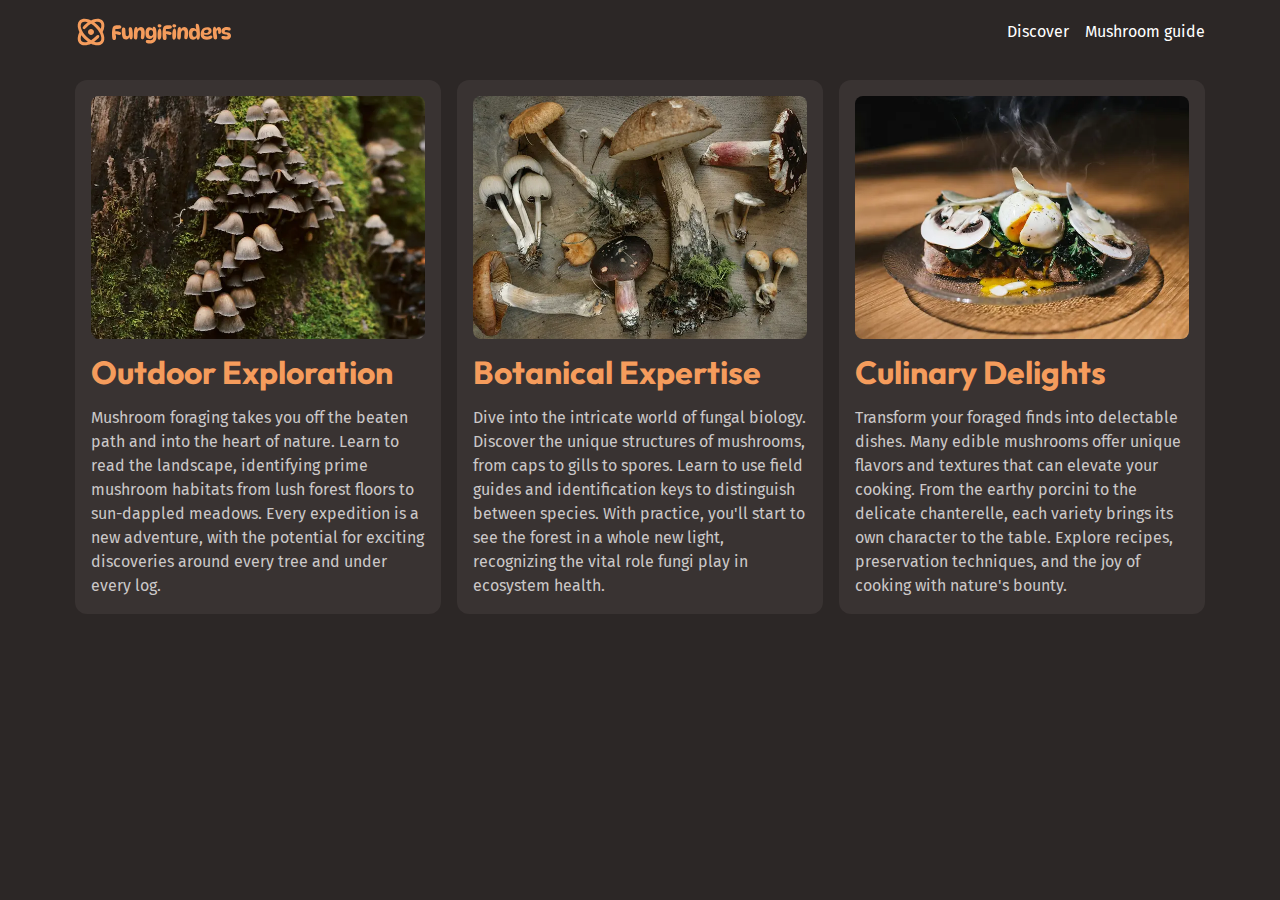
<file: index.html>
<!DOCTYPE html>
<html lang="en">

<head>
    <meta charset="UTF-8">
    <meta name="viewport" content="width=device-width, initial-scale=1.0">
    <title>fullWebProCSS</title>

    <link rel="stylesheet" href="/style.css">

    <link rel="preconnect" href="https://fonts.googleapis.com" />
    <link rel="preconnect" href="https://fonts.gstatic.com" crossorigin />
    <link
        href="https://fonts.googleapis.com/css2?family=Fira+Sans:wght@400;700&family=Outfit:wght@100..900&display=swap"
        rel="stylesheet" />
    <script src="/main.js" defer></script>
</head>

<body>

    <header class="site-header">
        <div class="wrapper">
            <div class="site-header__inner">
                <img src="/assets/fungi-finders.svg" alt="Fungi Finders">

                <button aria-controls="primary-nav" aria-expanded="false">
                    <span class="visually-hidden">Menu</span>
                    <img src="/assets/hamburger.svg" alt="">
                </button>
                
                <nav id="primary-nav" class="primary-navigation">
                    <ul role="list">
                        <li><a href="/">Discover</a></li>
                        <li><a href="/mushroom-guide.html">Mushroom guide</a></li>
                    </ul>
                </nav>
            </div>
            
        </div>
    </header>

    <main>
        <section class="section">
            <div class="wrapper">

                <!-- three-columns -->
                <div class="equal-columns">
                    <div class="card grid-flow">
                        <img src="/assets/outdoor-exploration.webp"
                            alt="Tighly grouped brown mushrooms growing up the side of a mossy tree trunk">
                        <h3 class="card__title">Outdoor Exploration</h3>
                        <p>Mushroom foraging takes you off the beaten path and into the heart of nature. Learn to read the
                            landscape, identifying
                            prime mushroom habitats from lush forest floors to sun-dappled meadows. Every expedition is a
                            new adventure, with the
                            potential for exciting discoveries around every tree and under every log.</p>
                    </div>
            
                    <div class="card grid-flow">
                        <img src="/assets/botanical-expertise.webp" alt="Various harvested wild mushrooms on a table">
                        <h3 class="card__title">Botanical Expertise</h3>
                        <p>Dive into the intricate world of fungal biology. Discover the unique structures of mushrooms,
                            from caps to gills to
                            spores. Learn to use field guides and identification keys to distinguish between species. With
                            practice, you'll start to
                            see the forest in a whole new light, recognizing the vital role fungi play in ecosystem health.
                        </p>
                    </div>
            
                    <div class="card grid-flow">
                        <img src="/assets/culinary-delight.webp"
                            alt="A freshly cooked plate of food, still steaming, with several mushroom slices on it">
                        <h3 class="card__title">Culinary Delights</h3>
                        <p>Transform your foraged finds into delectable dishes. Many edible mushrooms offer unique flavors
                            and textures that can elevate your cooking. From the earthy porcini to the delicate chanterelle,
                            each variety brings
                            its own character to the table. Explore recipes, preservation techniques, and the joy of cooking
                            with nature's bounty.
                        </p>
                    </div>
                </div>

            </div>
        </section>
    </main>


</body>

</html>
</file>
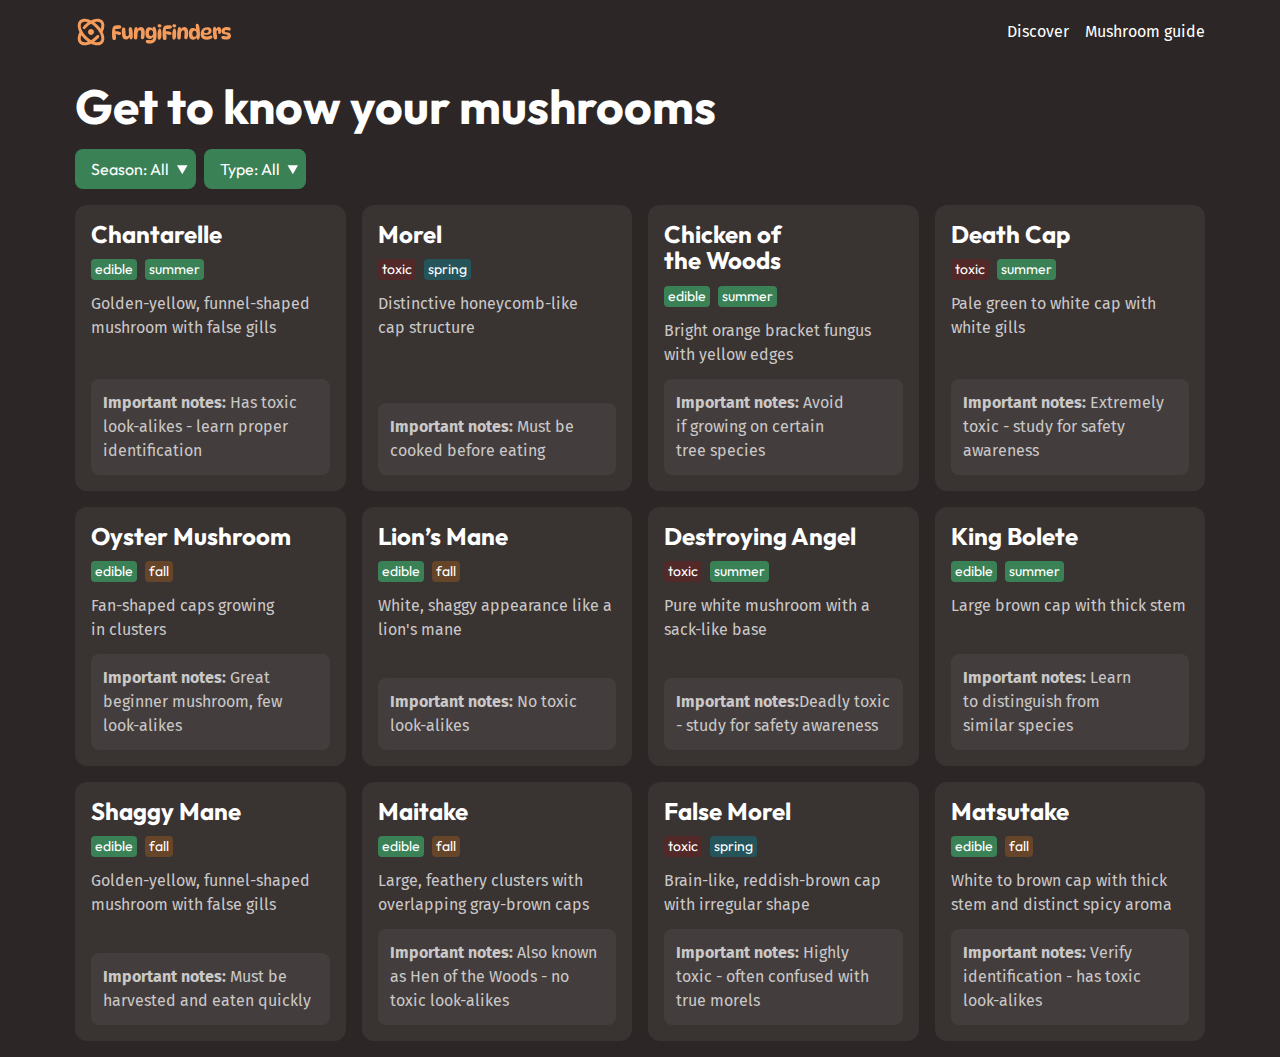
<file: mushroom-guide.html>
<!DOCTYPE html>
<html lang="en">

<head>
    <meta charset="UTF-8">
    <meta name="viewport" content="width=device-width, initial-scale=1.0">
    <title>fullWebProCSS</title>

    <link rel="stylesheet" href="/style.css">

    <link rel="preconnect" href="https://fonts.googleapis.com" />
    <link rel="preconnect" href="https://fonts.gstatic.com" crossorigin />
    <link
        href="https://fonts.googleapis.com/css2?family=Fira+Sans:wght@400;700&family=Outfit:wght@100..900&display=swap"
        rel="stylesheet" />
    <script src="/main.js" defer></script>
    <script src="/mushroom-filter.js" defer></script>
</head>

<body>

    <header class="site-header">
        <div class="wrapper">
            <div class="site-header__inner">
                <img src="/assets/fungi-finders.svg" alt="Fungi Finders">

                <button aria-controls="primary-nav" aria-expanded="false">
                    <span class="visually-hidden">Menu</span>
                    <img src="/assets/hamburger.svg" alt="">
                </button>
                
                <nav id="primary-nav" class="primary-navigation">
                    <ul role="list">
                        <li><a href="/">Discover</a></li>
                        <li><a href="/mushroom-guide.html">Mushroom guide</a></li>
                    </ul>
                </nav>
            </div>
            
        </div>
    </header>

    <main>
        <!-- section "Get to know your mushrooms" -->
        <section class="section mushroom-guide">
            <div class="wrapper">
                <div class="flow">
                    <h2 class="section-title">Get to know your mushrooms</h2>
                    <!-- selects -->
                    <div class="flex-group">
                        <select id="season" name="season">
                            <option value="all">Season: All</option>
                            <option value="spring">Spring</option>
                            <option value="summer">Summer</option>
                            <option value="fall">Fall</option>
                        </select>
                        <select id="edible" name="edible">
                            <option value="all">Type: All</option>
                            <option value="edible">Edible</option>
                            <option value="toxic">Toxic</option>
                        </select>
                    </div>
                    <!-- grid of cards -->
                    <div class="grid-auto-fit">
                        
                        <div class="card">
                            <h3 class="card__title">Chantarelle</h3>
                            <ul class="tag-list" role="list" aria-label="Mushroom characteristics">
                                <li data-edible="edible">
                                    <span class="visually-hidden">
                                        This mushroom is
                                    </span>
                                    edible
                                </li>
                                <li data-season="summer">
                                    <span class="visually-hidden">
                                        Best season to find this mushroom is
                                    </span>
                                    summer
                                </li>
                            </ul>
                            <p>Golden-yellow, funnel-shaped mushroom with false gills</p>
                            <div class="card__note">
                                <strong>Important notes: </strong>
                                Has toxic look-alikes - learn proper identification
                            </div>
                        </div>

                        <div class="card">
                            <h3 class="card__title">Morel</h3>
                            <ul class="tag-list" role="list" aria-label="Mushroom characteristics">
                                <li data-edible="toxic">
                                    <span class="visually-hidden">
                                        This mushroom is
                                    </span>
                                    toxic
                                </li>
                                <li data-season="spring">
                                    <span class="visually-hidden">
                                        Best season to find this mushroom is
                                    </span>
                                    spring
                                </li>
                            </ul>
                            <p>
                                Distinctive honeycomb-like cap structure
                            </p>
                            <div class="card__note">
                                <strong>Important notes: </strong>
                                Must be cooked before eating
                            </div>
                        </div>

                        <div class="card">
                            <h3 class="card__title">Chicken of the Woods</h3>
                            <ul class="tag-list" role="list" aria-label="Mushroom characteristics">
                                <li data-edible="edible">
                                    <span class="visually-hidden">This mushroom is</span>
                                    edible
                                </li>
                                <li data-season="summer">
                                    <span class="visually-hidden">You can harvest this mushroom in the</span>
                                    summer
                                </li>
                            </ul>
                        
                            <p>Bright orange bracket fungus with yellow edges</p>
                            <p class="card__note">
                                <strong>Important notes:</strong> Avoid if growing on certain
                                tree species
                            </p>
                        </div>
                        
                        <div class="card">
                            <h3 class="card__title">Death Cap</h3>
                            <ul class="tag-list" role="list" aria-label="Mushroom characteristics">
                                <li data-edible="toxic">
                                    <span class="visually-hidden">This mushroom is</span>
                                    toxic
                                </li>
                                <li data-season="summer">
                                    <span class="visually-hidden">You can harvest this mushroom in the</span>
                                    summer
                                </li>
                            </ul>
                        
                            <p>Pale green to white cap with white gills</p>
                            <p class="card__note">
                                <strong>Important notes:</strong> Extremely toxic - study for
                                safety awareness
                            </p>
                        </div>

                        <div class="card">
                            <h3 class="card__title">Oyster Mushroom</h3>
                            <ul class="tag-list" role="list" aria-label="Mushroom characteristics">
                                <li data-edible="edible">
                                    <span class="visually-hidden">This mushroom is</span>
                                    edible
                                </li>
                                <li data-season="fall">
                                    <span class="visually-hidden">You can harvest this mushroom in the</span>
                                    fall
                                </li>
                            </ul>
                        
                            <p>Fan-shaped caps growing in clusters</p>
                            <p class="card__note">
                                <strong>Important notes:</strong> Great beginner mushroom, few
                                look-alikes
                            </p>
                        </div>

                        <div class="card">
                            <h3 class="card__title">Lion’s Mane</h3>
                            <ul class="tag-list" role="list" aria-label="Mushroom characteristics">
                                <li data-edible="edible">
                                    <span class="visually-hidden">This mushroom is</span>
                                    edible
                                </li>
                                <li data-season="fall">
                                    <span class="visually-hidden">You can harvest this mushroom in the</span>
                                    fall
                                </li>
                            </ul>
                        
                            <p>White, shaggy appearance like a lion's mane</p>
                            <p class="card__note">
                                <strong>Important notes:</strong> No toxic look-alikes
                            </p>
                        </div>

                        <div class="card">
                            <h3 class="card__title">Destroying Angel</h3>
                            <ul class="tag-list" role="list" aria-label="Mushroom characteristics">
                                <li data-edible="toxic">
                                    <span class="visually-hidden">This mushroom is</span>
                                    toxic
                                </li>
                                <li data-season="summer">
                                    <span class="visually-hidden">You can harvest this mushroom in the</span>
                                    summer
                                </li>
                            </ul>
                        
                            <p>Pure white mushroom with a sack-like base</p>
                            <p class="card__note">
                                <strong>Important notes:</strong>Deadly toxic - study for safety
                                awareness
                            </p>
                        </div>

                        <div class="card">
                            <h3 class="card__title">King Bolete</h3>
                            <ul class="tag-list" role="list" aria-label="Mushroom characteristics">
                                <li data-edible="edible">
                                    <span class="visually-hidden">This mushroom is</span>
                                    edible
                                </li>
                                <li data-season="summer">
                                    <span class="visually-hidden">You can harvest this mushroom in the</span>
                                    summer
                                </li>
                            </ul>
                        
                            <p>Large brown cap with thick stem</p>
                            <p class="card__note">
                                <strong>Important notes:</strong> Learn to distinguish from
                                similar species
                            </p>
                        </div>

                        <div class="card">
                            <h3 class="card__title">Shaggy Mane</h3>
                            <ul class="tag-list" role="list" aria-label="Mushroom characteristics">
                                <li data-edible="edible">
                                    <span class="visually-hidden">This mushroom is</span>
                                    edible
                                </li>
                                <li data-season="fall">
                                    <span class="visually-hidden">You can harvest this mushroom in the</span>
                                    fall
                                </li>
                            </ul>
                        
                            <p>Golden-yellow, funnel-shaped mushroom with false gills</p>
                            <p class="card__note">
                                <strong>Important notes:</strong> Must be harvested and eaten
                                quickly
                            </p>
                        </div>

                        <div class="card">
                            <h3 class="card__title">Maitake</h3>
                            <ul class="tag-list" role="list" aria-label="Mushroom characteristics">
                                <li data-edible="edible">
                                    <span class="visually-hidden">This mushroom is</span>
                                    edible
                                </li>
                                <li data-season="fall">
                                    <span class="visually-hidden">You can harvest this mushroom in the</span>
                                    fall
                                </li>
                            </ul>
                        
                            <p>Large, feathery clusters with overlapping gray-brown caps</p>
                            <p class="card__note">
                                <strong>Important notes:</strong> Also known as Hen of the Woods
                                - no toxic look-alikes
                            </p>
                        </div>

                        <div class="card">
                            <h3 class="card__title">False Morel</h3>
                            <ul class="tag-list" role="list" aria-label="Mushroom characteristics">
                                <li data-edible="toxic">
                                    <span class="visually-hidden">This mushroom is</span>
                                    toxic
                                </li>
                                <li data-season="spring">
                                    <span class="visually-hidden">You can harvest this mushroom in the</span>
                                    spring
                                </li>
                            </ul>
                        
                            <p>Brain-like, reddish-brown cap with irregular shape</p>
                            <p class="card__note">
                                <strong>Important notes:</strong> Highly toxic - often confused
                                with true morels
                            </p>
                        </div>

                        <div class="card">
                            <h3 class="card__title">Matsutake</h3>
                            <ul class="tag-list" role="list" aria-label="Mushroom characteristics">
                                <li data-edible="edible">
                                    <span class="visually-hidden">This mushroom is</span>
                                    edible
                                </li>
                                <li data-season="fall">
                                    <span class="visually-hidden">You can harvest this mushroom in the</span>
                                    fall
                                </li>
                            </ul>
                        
                            <p>White to brown cap with thick stem and distinct spicy aroma</p>
                            <p class="card__note">
                                <strong>Important notes:</strong> Verify identification - has
                                toxic look-alikes
                            </p>
                        </div>

                        
                        <div class="no-matches" hidden>No matches for these filters</div>

                    </div>
                </div>
            </div>
        </section>
    </main>


</body>

</html>
</file>
<file: style.css>
@layer reset {
    *, *::before, *::after {
        box-sizing: border-box;
    }

    /* Prevent font size inflation */
    html {
        -moz-text-size-adjust: none;
        -webkit-text-size-adjust: none;
        text-size-adjust: none;
    }

    /* Remove default margin */
    body, h1, h2, h3, h4, p, figure, blockquote, dl, dd {
        /* margin-block-end: 0; */ /* Andy Bell */
        margin: 0; /* Kevin Powell */
    }

    /* Remove list styles on ul, ol elements
         Safari removes list semantics of lists that don’t look like lists (list-style: none). 
         Scott O’Hara provided a fix in “Fixing” Lists, where he suggests setting role="list" explicitly on the list to re-add list semantics
    */

    /* Andy Bell: Remove list styles on ul, ol elements with a list role, which suggests default styling will be removed */
    /* 
    ul[role='list'],
    ol[role='list'] {
        list-style: none;
    } 
    */

    /* Kevin Powell. https://www.scottohara.me/blog/2019/01/12/lists-and-safari.html */
    [role="list"] {
        list-style: none;
        margin: 0;
        padding: 0;
    }

    /* Set core body defaults */
    body {
        /* min-height: 100vh;*/ /* Andy Bell */
        min-block-size: 100vh; /* Kevin Powell */
        line-height: 1.5; /* both  */
    }

    /* Andy Bell: Set shorter line heights on headings and interactive elements */
    /* 
    h1, h2, h3, h4, button, input, label {
        line-height: 1.1;
    } 
    */

    /* Kevin Powell */
    h1, h2, h3, button, input, label {
        line-height: 1.1;
    } 

    /* Balance text wrapping on headings */
    h1, h2, h3, h4 {
        text-wrap: balance;
    }
    
    /* Kevin Powell */
    p, li {
        text-wrap: pretty;
    }

    /* Andy Bell: A elements that don't have a class get default styles */
    /* 
    a:not([class]) {
        text-decoration-skip-ink: auto;
        color: currentColor;
        }
     */


    /* Andy Bell: Make images easier to work with */
    /* 
    img, picture {
        max-width: 100%;
        display: block;
    } 
    */

    /* Kevin Powell */
    img, picture {
        max-inline-size: 100%;
        display: block;
    }

    /* Andy Bell: Inherit fonts for inputs and buttons */
    /* 
    input, button, textarea, select {
        font-family: inherit;
        font-size: inherit;
    } 
    */

    /* Kevin Powell */
    input, button, textarea, select {
        font: inherit;
    }

    /* Andy Bell: Make sure textareas without a rows attribute are not tiny */
    /* 
    textarea:not([rows]) {
        min-height: 10em;
    } 
    */

    /* Andy Bell: Anything that has been anchored to should have extra scroll margin */
    /* For example, if a user clicks a "Skip to main content" link, the browser will scroll to the #main element. 
        The scroll-margin-block ensures that the #main element does not appear too close to the top of the viewport */
    /* 
    :target {
        scroll-margin-block: 5ex;
    }
    */

}

@layer base {
    /* custom properties */
    :root {
        --clr-white: hsl(0, 0%, 100%);
        --clr-gray-100: hsl(0, 2%, 79%);
        --clr-brand-400: hsl(25, 88%, 75%);
        --clr-brand-500: hsl(25, 88%, 66%);
        --clr-green-400: hsl(143, 19%, 49%);
        --clr-green-500: hsl(143, 38%, 37%);
        --clr-green-600: hsl(145, 29%, 19%);
        --clr-brown-500: hsl(10, 5%, 25%);
        --clr-brown-600: hsl(9, 7%, 21%);
        --clr-brown-700: hsl(9, 8%, 16%);
        --clr-brown-800: hsl(0, 6%, 15%);
        --clr-brown-900: hsl(0, 6%, 13%);

        --clr-orange-500: hsl(28, 43%, 28%);
        --clr-red-500: hsl(359, 34%, 24%);
        --clr-teal-500: hsl(186, 42%, 25%);

        --ff-heading: "Outfit", sans-serif;
        --ff-body: "Fira Sans", sans-serif;

        --fs-300: 0.875rem;
        --fs-400: 1rem;
        --fs-500: 1.125rem;
        --fs-600: 1.25rem;
        --fs-700: 1.5rem;
        --fs-800: 2rem;
        --fs-900: 3.75rem;
        --fs-1000: 3.75rem;

        @media (width > 760px) {
            --fs-300: 0.875rem;
            --fs-400: 1rem;
            --fs-500: 1.25rem;
            --fs-600: 1.5rem;
            --fs-700: 2rem;
            --fs-800: 3rem;
            --fs-900: 5rem;
            --fs-1000: 7.5rem;
        }
    }

    /* semantic "layer" of custom properties as well, which describe what they are being used for instead. */
    /* in another selector for syntax highlighting reasons only */
    :root {
        --text-main: var(--clr-gray-100);
        --text-high-contrast: var(--clr-white);
        --text-brand: var(--clr-brand-500);
        --text-brand-light: var(--clr-brand-400);

        --background-accent-light: var(--clr-green-400);
        --background-accent-main: var(--clr-green-500);
        --background-accent-dark: var(--clr-green-600);

        --background-extra-light: var(--clr-brown-500);
        --background-light: var(--clr-brown-600);
        --background-main: var(--clr-brown-700);
        --background-dark: var(--clr-brown-800);
        --background-extra-dark: var(--clr-brown-900);

        --font-size-heading-sm: var(--fs-700);
        --font-size-heading-regular: var(--fs-800);
        --font-size-heading-lg: var(--fs-900);
        --font-size-heading-xl: var(--fs-1000);

        --font-size-sm: var(--fs-300);
        --font-size-regular: var(--fs-400);
        --font-size-md: var(--fs-500);
        --font-size-lg: var(--fs-600);

        --border-radius-1: 0.25rem;
        --border-radius-2: 0.5rem;
        --border-radius-3: 0.75rem;
    }

    /* base styles -------------------------------------- */
    html {
         font-family: var(--ff-body);
         line-height: 1.6;
     }
 
     body {
         font-size: var(--font-size-regular);
         color: var(--text-main);
         background-color: var(--background-main);
     }
 
     h1,
     h2,
     h3,
     h4 {
         font-family: var(--ff-heading);
         color: var(--text-high-contrast);
     }
 
     h1 {
         font-size: var(--font-size-heading-lg);
     }
 
     a {
         color: var(--text-high-contrast);
     }
     a:hover,
     a:focus-visible {
         color: var(--text-brand-light);
     }

     img {
        border-radius: var(--border-radius-3);
    }
}

@layer layout {

    .flex-group {
         display: flex;
         flex-wrap: wrap;
         gap: var(--flex-group-gap, 0.5rem);
     }

    /* space */
     .flow > * + * {
         margin-block-start: var(--flow-spacer, 1em);
     }
     .grid-flow {
         display: grid;
         gap: var(--grid-flow-gap, 1rem);
     }

    .equal-columns {
         display: grid;
         gap: var(--equal-columns-gap, 1rem);
         align-items: var(--equal-columns-vertical-alignment, stretch);
 
         @media (width > 760px) {
             grid-auto-flow: column;
             grid-auto-columns: 1fr;
         }
 
         /* with modifiers and custom properties */
         &[data-gap="large"] {
             --equal-columns-gap: 2rem;
         }
         &[data-alignment="centered"] {
             --equal-columns-vertical-alignment: center;
         }
 
     }

     .wrapper {
         max-width: 1130px;
         margin-inline: auto;
         padding-inline: 1rem;
         
         /* /* for Figma design */ 
         /* max-width: calc(1130px + 2rem); */
         box-sizing: content-box;
     }

     .section {
         --padding: 0.25rem;
         padding-block: var(--padding);
 
         @media (width > 760px){
             --padding: 1rem;
 
             &[data-padding="compact"] {
                 --padding: 0.5rem;
             }
         }
     }

     /* for the second page */
     .grid-auto-fit {
         --auto-fit-min-col-size: 250px;
         
         display: grid;
         gap: 1rem;
         /* min() ensures not overflow, 100% is the size of the container */ 
         /* grid-template-columns: repeat(auto-fit, minmax(min(500px, 100%), 1fr)); */
         grid-template-columns: repeat(auto-fit, minmax(min(var(--auto-fit-min-col-size), 100%), 1fr));
     }
 }

@layer components {

    .site-header {
        padding-block: 1rem;
    }

    .site-header__inner {
        display: flex;
        justify-content: space-between;
        align-items: center;
        flex-wrap: wrap;
        gap: 0.5rem 2rem;
    }

    /* Styling the mobile navigation  */
    [aria-controls="primary-nav"] {
        z-index: 100;
        cursor: pointer;
        background: transparent;
        border: 0;

        img { border-radius: 0 }
    }
    /* hide hamburger */
    [aria-controls="primary-nav"] {
         display: none; 
     }

    .primary-navigation {
         ul {
             display: flex;
             gap: 0.5rem 1rem;
             flex-wrap: wrap;
         }
         
         a {text-decoration: none;}

         @media (width < 760px) {

            display: none; /* hide mobile navigation */

            position: absolute;
            z-index: 10;
            top: 0;
            right: 0;

            padding: 2rem;;

            font-size: var(--font-size-lg);
            font-weight: 700;
            font-family: var(--ff-heading);

            border-radius: 0 0 0 var(--border-radius-3);
            background-color: var(--background-accent-main);

            ul {
                flex-direction: column;
                gap: 0;/* remove gap */
            }

            /*   ul > * + *    */
            li + li {
                margin-block-start: 1.5rem;
                padding-block-start: 1.5rem;
                border-top: 2px solid var(--background-accent-light);
            }
        }
     }

      /* show mobile navigation */
     @media (width < 760px) {
         /* show hamburger */
         [aria-controls="primary-nav"] {
             display: block;
         }
         /* interactive show mobile navigation */
         [aria-expanded="true"] ~ .primary-navigation {
             display: block;
         }
     }

     .mushroom-guide {
         --card-title-font-size: var(--font-size-lg);
         --card-title-color: var(--text-high-contrast);
         --card-gap: 0.75rem;
     }

     .card {
        /* first they were grids and now flex*/

        /* display: grid;
        gap: var(--card-gap, 1rem); */

        display: flex;
        flex-direction: column;
        gap: var(--card-gap, 1rem);
        
        padding: 1rem;
        background-color: var(--background-light);
        border-radius: var(--border-radius-3);

        img {
            border-radius: var(--border-radius-2);
        }
    }

    .card__title {
        font-size: var(--card-title-font-size, var(--font-size-heading-sm));
        color: var(--card-title-color, var(--text-brand));
    }

    .card__note {
         margin-block-start: auto;
 
         background-color: var(--background-extra-light);
         padding: 0.75rem;
         border-radius: var(--border-radius-2);
     }
 
     .tag-list {
         display: flex;
         gap: 0.5rem;
         flex-wrap: wrap;
 
         li {
             font-family: var(--ff-heading);
             font-size: var(--font-size-sm);
             color: var(--text-high-contrast);
 
             padding: 0rem 0.25rem;
             border-radius: var(--border-radius-1);
 
             background-color: var(--tag-bg, red);
 
         }
 
         [data-edible="edible"] {
             --tag-bg: var(--background-accent-main);
         }
         [data-edible="toxic"] {
             --tag-bg: var(--clr-red-500);
         }
         [data-season="summer"] {
             --tag-bg: var(--background-accent-main);
         }
         [data-season="spring"] {
             --tag-bg: var(--clr-teal-500);
         }
         [data-season="fall"] {
             --tag-bg: var(--clr-orange-500);
         }
     }

    select,
    ::picker(select) {
        appearance: base-select;

        border-radius: var(--border-radius-2);
    }

    select {
        font-family: var(--ff-heading);
        background-color: var(--background-accent-main);
        color: var(--text-high-contrast);
        padding: 0.5rem 0.5rem 0.5rem 1rem;
        border: 0;
        border-radius: var(--border-radius-2);
    }
    
}

 @layer utilities {

    [hidden] {
         display: none;
    }
    
    .visually-hidden {
        clip: rect(0 0 0 0);
        clip-path: inset(50%);
        height: 1px;
        overflow: hidden;
        position: absolute;
        white-space: nowrap;
        width: 1px;
    }
    
    /* transform semantic custom properties (from @layer base ) to utility classes */
    .text-center {
        text-align: center;
    }
    .text-brand {
        color: var(--text-brand);
    }
    .text-high-contrast {
        color: var(--text-high-contrast);
    }

    .section-title {
        font-size: var(--font-size-heading-regular);
    }

    .background-base {
        background-color: var(--background-base);
    }
    .background-light {
        background-color: var(--background-light);
    }
    .background-extra-light {
        background-color: var(--background-extra-light);
    }
    .background-dark {
        background-color: var(--background-dark);
    }
    .background-extra-dark {
        background-color: var(--background-extra-dark);
    }
    .background-accent {
        background-color: var(--background-accent-dark);
    }

    .font-size-sm {
        font-size: var(--font-size-sm);
    }
    .font-size-regular {
        font-size: var(--font-size-regular);
    }
    .font-size-md {
        font-size: var(--font-size-md);
    }
    .font-size-lg {
        font-size: var(--font-size-lg);
    }
}
</file>
